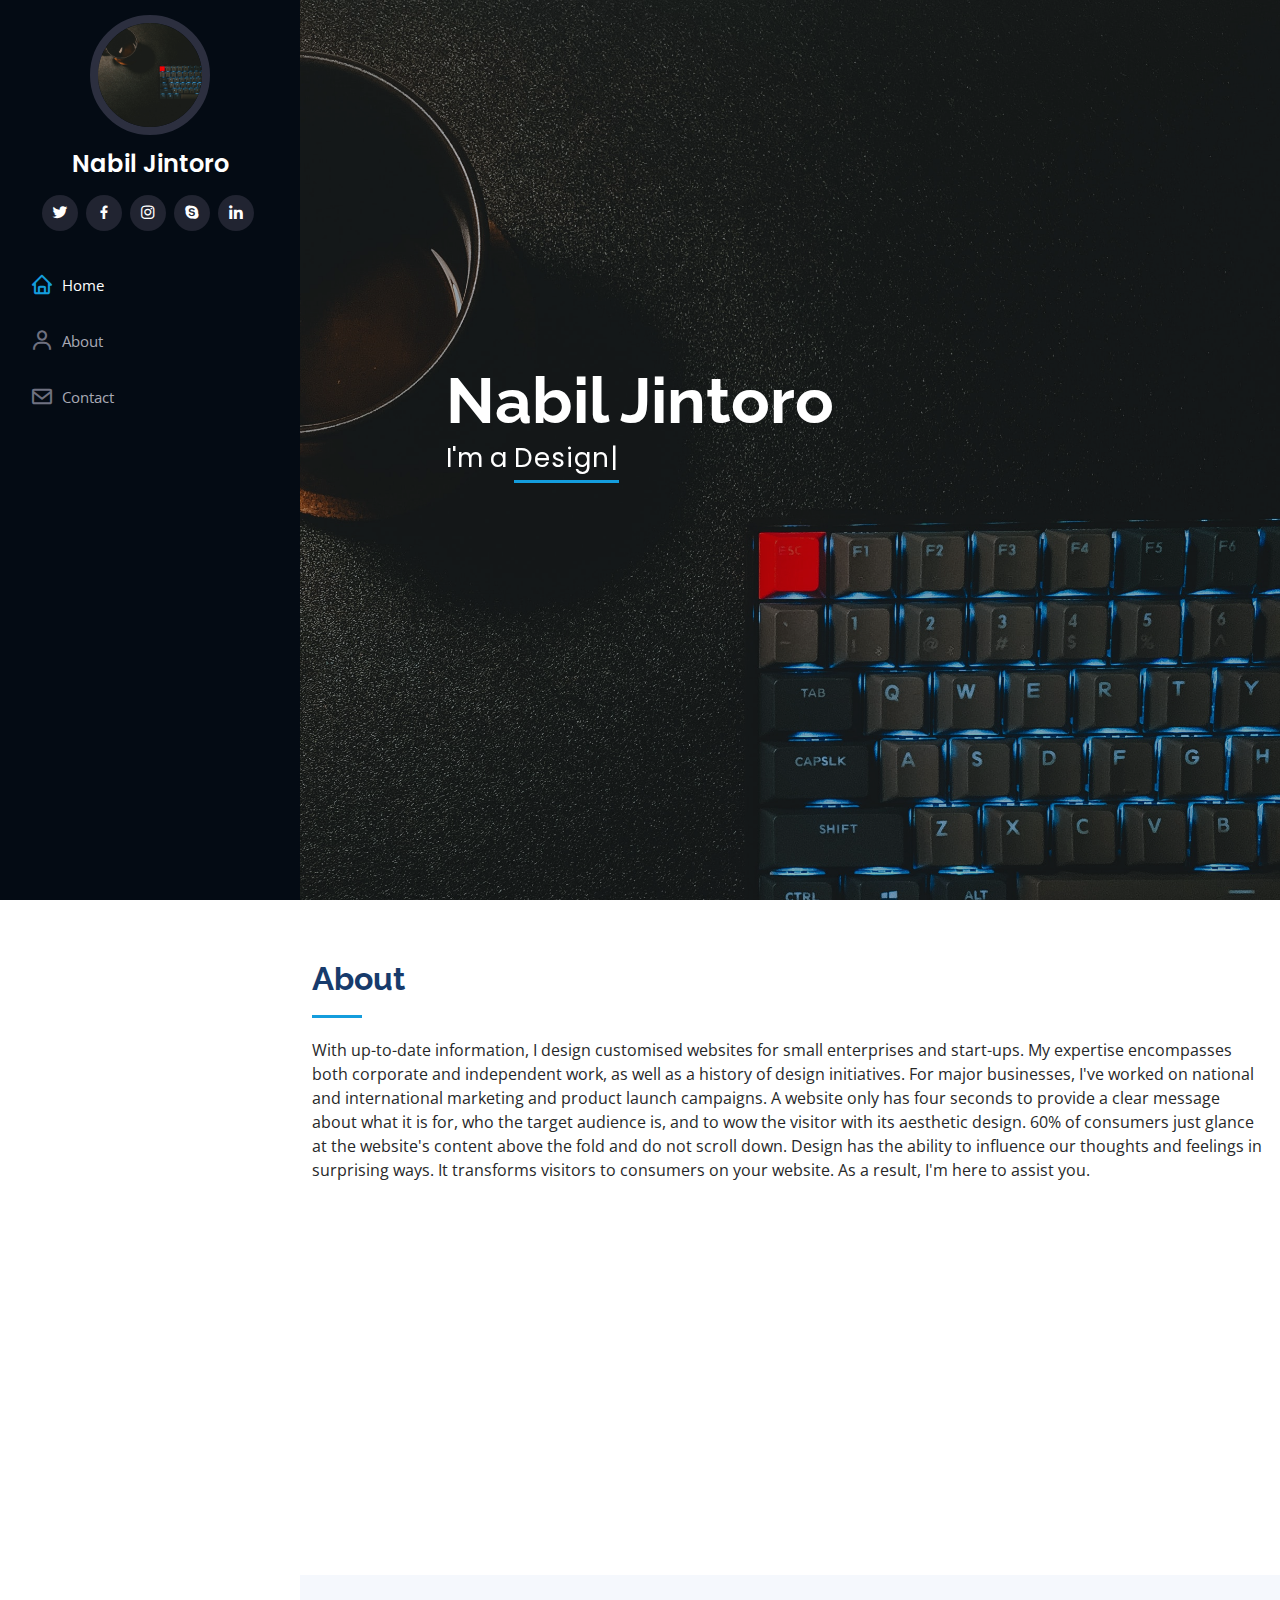
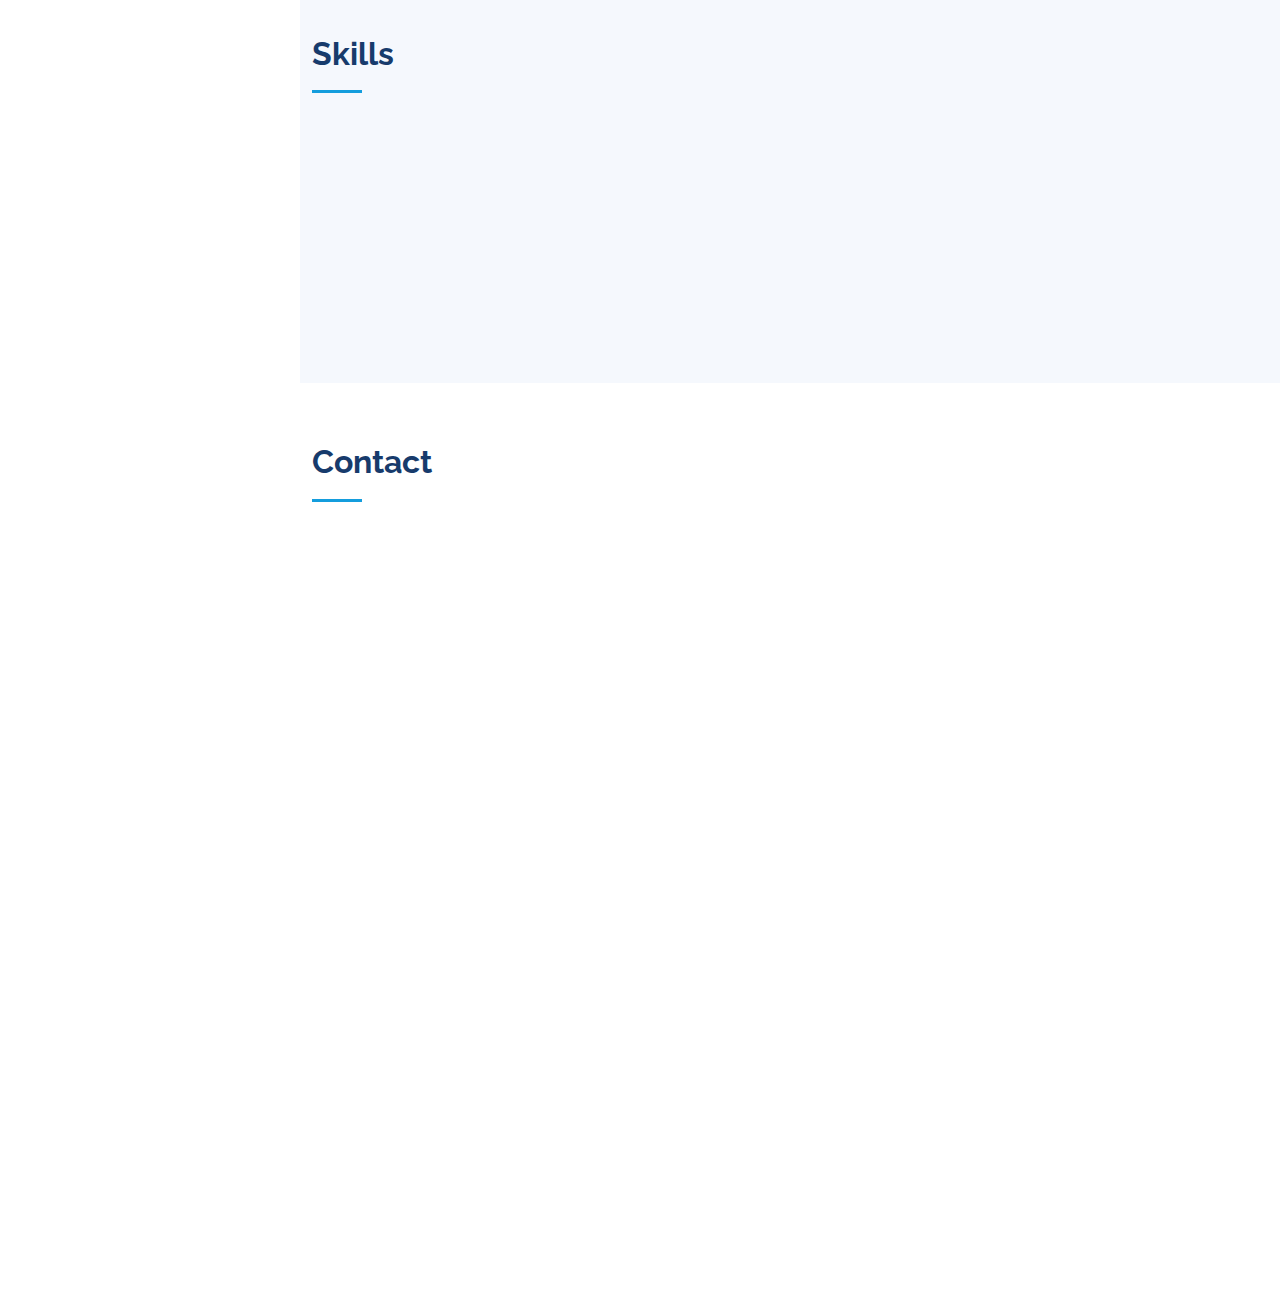
<file: index.html>
<!DOCTYPE html>
<html lang="en">

<head>
  <meta charset="utf-8">
  <meta content="width=device-width, initial-scale=1.0" name="viewport">

  <title>Nabil</title>
  <meta content="Nabil Jintoro" name="description">
  <meta content="" name="keywords">

  <link href="assets/img/favicon.png" rel="icon">
  <link href="assets/img/apple-touch-icon.png" rel="apple-touch-icon">

  <link
    href="https://fonts.googleapis.com/css?family=Open+Sans:300,300i,400,400i,600,600i,700,700i|Raleway:300,300i,400,400i,500,500i,600,600i,700,700i|Poppins:300,300i,400,400i,500,500i,600,600i,700,700i"
    rel="stylesheet">

  <link href="assets/vendor/aos/aos.css" rel="stylesheet">
  <link href="assets/vendor/bootstrap/css/bootstrap.min.css" rel="stylesheet">
  <link href="assets/vendor/bootstrap-icons/bootstrap-icons.css" rel="stylesheet">
  <link href="assets/vendor/boxicons/css/boxicons.min.css" rel="stylesheet">
  <link href="assets/vendor/glightbox/css/glightbox.min.css" rel="stylesheet">
  <link href="assets/vendor/swiper/swiper-bundle.min.css" rel="stylesheet">

  <link href="assets/css/style.css" rel="stylesheet">
</head>

<body>

  <i class="bi bi-list mobile-nav-toggle d-xl-none"></i>

  <header id="header">
    <div class="d-flex flex-column">

      <div class="profile">
        <img src="assets/img/nubelson-fernandes--Xqckh_XVU4-unsplash.jpg" alt="" class="img-fluid rounded-circle">
        <h1 class="text-light"><a href="index.html">Nabil Jintoro</a></h1>
        <div class="social-links mt-3 text-center">
          <a href="https://twitter.com/2jint?s=09" class="twitter"><i class="bx bxl-twitter"></i></a>
          <a href="https://facebook.com/nabil.jint.7" class="facebook"><i class="bx bxl-facebook"></i></a>
          <a href="https://instagram.com/skt123_/?hl=en" class="instagram"><i class="bx bxl-instagram"></i></a>
          <a href="#" class="google-plus"><i class="bx bxl-skype"></i></a>
          <a href="#" class="linkedin"><i class="bx bxl-linkedin"></i></a>
        </div>
      </div>

      <nav id="navbar" class="nav-menu navbar">
        <ul>
          <li><a href="#hero" class="nav-link scrollto active"><i class="bx bx-home"></i> <span>Home</span></a></li>
          <li><a href="#about" class="nav-link scrollto"><i class="bx bx-user"></i> <span>About</span></a></li>
          <li><a href="#contact" class="nav-link scrollto"><i class="bx bx-envelope"></i> <span>Contact</span></a></li>
        </ul>
      </nav>
    </div>
  </header>

  <section id="hero" class="d-flex flex-column justify-content-center align-items-center">
    <div class="hero-container" data-aos="fade-in">
      <h1>Nabil Jintoro</h1>
      <p>I'm a <span class="typed" data-typed-items="Designer, Developer, Freelancer"></span></p>
    </div>
  </section>

  <main id="main">

    <!-- ======= About Section ======= -->
    <section id="about" class="about">
      <div class="container">

        <div class="section-title">
          <h2>About</h2>
          <p>With up-to-date information, I design customised websites for small enterprises and start-ups.
            My expertise encompasses both corporate and independent work, as well as a history of design initiatives. For major businesses, I've worked on national and international marketing and product launch campaigns.
            
            A website only has four seconds to provide a clear message about what it is for, who the target audience is, and to wow the visitor with its aesthetic design.
            60% of consumers just glance at the website's content above the fold and do not scroll down.
            Design has the ability to influence our thoughts and feelings in surprising ways. It transforms visitors to consumers on your website. As a result, I'm here to assist you.</p>
        </div>

        <div class="row">
          <div class="col-lg-4" data-aos="fade-right">
            <img src="assets/img/nubelson-fernandes--Xqckh_XVU4-unsplash.jpg" class="img-fluid" alt="">
          </div>
          <div class="col-lg-8 pt-4 pt-lg-0 content" data-aos="fade-left">
            <h3>UI/UX Designer &amp; Web Developer.</h3>
            
            <div class="row">
              <div class="col-lg-6">
                <ul>
                  <li><i class="bi bi-chevron-right"></i> <strong>Birthday:</strong> <span>14 June 2002</span></li>
                  <li><i class="bi bi-chevron-right"></i> <strong>Website:</strong> <span>www.Jint.com</span></li>
                  <li><i class="bi bi-chevron-right"></i> <strong>Phone:</strong> <span>+234 802 507 9911</span></li>
                  <li><i class="bi bi-chevron-right"></i> <strong>City:</strong> <span>Lagos, NIGERIA</span></li>
                </ul>
              </div>
              <div class="col-lg-6">
                <ul>
                  <li><i class="bi bi-chevron-right"></i> <strong>Age:</strong> <span>19</span></li>
                  <li><i class="bi bi-chevron-right"></i> <strong>Degree:</strong> <span>BSC</span></li>
                  <li><i class="bi bi-chevron-right"></i> <strong>PhEmailone:</strong> <span>yusufjintoro@gmail.com</span>
                  </li>
                  <li><i class="bi bi-chevron-right"></i> <strong>Freelance:</strong> <span>Available</span></li>
                </ul>
              </div>
            </div>
           
          </div>
        </div>

      </div>
    </section>

    <section id="skills" class="skills section-bg">
      <div class="container">

        <div class="section-title">
          <h2>Skills</h2>
          
        </div>

        <div class="row skills-content">

          <div class="col-lg-6" data-aos="fade-up">

            <div class="progress">
              <span class="skill">HTML <i class="val">100%</i></span>
              <div class="progress-bar-wrap">
                <div class="progress-bar" role="progressbar" aria-valuenow="100" aria-valuemin="0" aria-valuemax="100">
                </div>
              </div>
            </div>

            <div class="progress">
              <span class="skill">CSS <i class="val">90%</i></span>
              <div class="progress-bar-wrap">
                <div class="progress-bar" role="progressbar" aria-valuenow="90" aria-valuemin="0" aria-valuemax="100">
                </div>
              </div>
            </div>

            <div class="progress">
              <span class="skill">JavaScript <i class="val">75%</i></span>
              <div class="progress-bar-wrap">
                <div class="progress-bar" role="progressbar" aria-valuenow="75" aria-valuemin="0" aria-valuemax="100">
                </div>
              </div>
            </div>

          </div>

          <div class="col-lg-6" data-aos="fade-up" data-aos-delay="100">

            <div class="progress">
              <span class="skill">PHP <i class="val">80%</i></span>
              <div class="progress-bar-wrap">
                <div class="progress-bar" role="progressbar" aria-valuenow="80" aria-valuemin="0" aria-valuemax="100">
                </div>
              </div>
            </div>

            <div class="progress">
              <span class="skill">WordPress/CMS <i class="val">90%</i></span>
              <div class="progress-bar-wrap">
                <div class="progress-bar" role="progressbar" aria-valuenow="90" aria-valuemin="0" aria-valuemax="100">
                </div>
              </div>
            </div>

            <div class="progress">
              <span class="skill">Photoshop <i class="val">55%</i></span>
              <div class="progress-bar-wrap">
                <div class="progress-bar" role="progressbar" aria-valuenow="55" aria-valuemin="0" aria-valuemax="100">
                </div>
              </div>
            </div>

          </div>

        </div>

      </div>
    </section>

   
    <section id="contact" class="contact">
      <div class="container">

        <div class="section-title">
          <h2>Contact</h2>
          
        </div>

        <div class="row" data-aos="fade-in">

          <div class="col-lg-5 d-flex align-items-stretch">
            <div class="info">
              <div class="address">
                <i class="bi bi-geo-alt"></i>
                <h4>Location:</h4>
                <p>Km. 8 Idiroko Rd, Benja village 112104, Ota</p>
              </div>

              <div class="email">
                <i class="bi bi-envelope"></i>
                <h4>Email:</h4>
                <p>yusufjintoro@gmail.com</p>
              </div>

              <div class="phone">
                <i class="bi bi-phone"></i>
                <h4>Call:</h4>
                <p>+234 802 507 9911</p>
              </div>

              <iframe
                src="https://www.google.com/search?q=bells+university+location&rlz=1C1PNFB_enNG957NG957&sxsrf=AOaemvIjFzsGp3f3aLxFlTOj21E0K1X5Qg%3A1641815783856&ei=5x7cYYvIM9mJjLsPs-yu4As&oq=bell%27s+location&gs_lcp=Cgdnd3Mtd2l6EAEYADIKCAAQRxCwAxDJAzIHCAAQRxCwAzIHCAAQRxCwAzIHCAAQRxCwAzIHCAAQRxCwAzIHCAAQRxCwAzIHCAAQRxCwAzIHCAAQRxCwA0oECEEYAEoECEYYAFAAWABgyBRoA3ACeACAAQCIAQCSAQCYAQDIAQjAAQE&sclient=gws-wiz#"
                frameborder="0" style="border:0; width: 100%; height: 290px;" allowfullscreen></iframe>
            </div>

          </div>

          <div class="col-lg-7 mt-5 mt-lg-0 d-flex align-items-stretch">
            <form action="forms/contact.php" method="post" role="form" class="php-email-form">
              <div class="row">
                <div class="form-group col-md-6">
                  <label for="name">Your Name</label>
                  <input type="text" name="name" class="form-control" id="name" required>
                </div>
                <div class="form-group col-md-6">
                  <label for="name">Your Email</label>
                  <input type="email" class="form-control" name="email" id="email" required>
                </div>
              </div>
              <div class="form-group">
                <label for="name">Subject</label>
                <input type="text" class="form-control" name="subject" id="subject" required>
              </div>
              <div class="form-group">
                <label for="name">Message</label>
                <textarea class="form-control" name="message" rows="10" required></textarea>
              </div>
              <div class="my-3">
                <div class="loading">Loading</div>
                <div class="error-message"></div>
                <div class="sent-message">Your message has been sent. Thank you!</div>
              </div>
              <div class="text-center"><button type="submit">Send Message</button></div>
            </form>
          </div>

        </div>

      </div>
    </section>

  </main>

  <a href="#" class="back-to-top d-flex align-items-center justify-content-center"><i
      class="bi bi-arrow-up-short"></i></a>

  <script src="assets/vendor/purecounter/purecounter.js"></script>
  <script src="assets/vendor/aos/aos.js"></script>
  <script src="assets/vendor/bootstrap/js/bootstrap.bundle.min.js"></script>
  <script src="assets/vendor/glightbox/js/glightbox.min.js"></script>
  <script src="assets/vendor/isotope-layout/isotope.pkgd.min.js"></script>
  <script src="assets/vendor/swiper/swiper-bundle.min.js"></script>
  <script src="assets/vendor/typed.js/typed.min.js"></script>
  <script src="assets/vendor/waypoints/noframework.waypoints.js"></script>

  <script src="assets/js/main.js"></script>

</body>

</html>
</file>
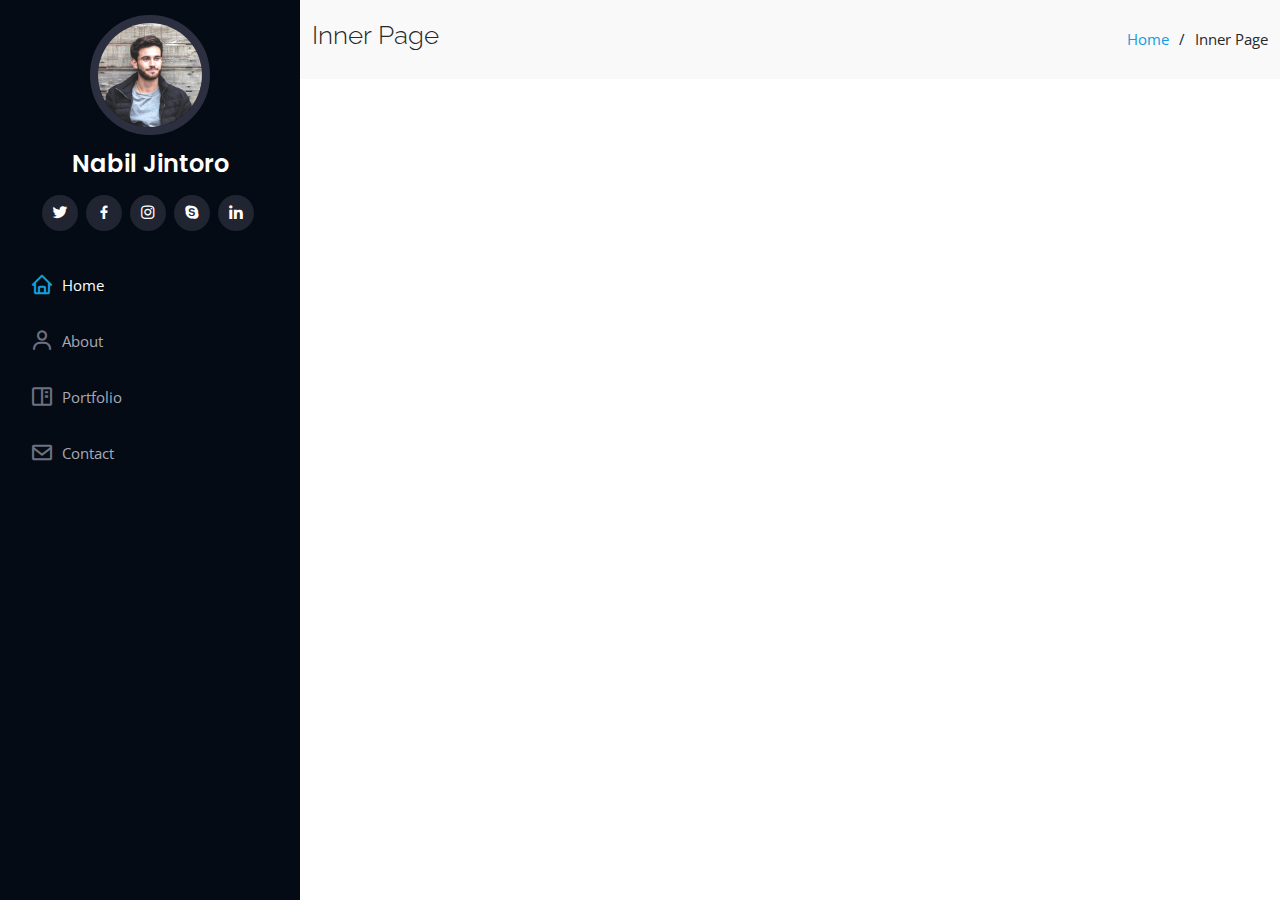
<file: inner-page.html>
<!DOCTYPE html>
<html lang="en">

<head>
  <meta charset="utf-8">
  <meta content="width=device-width, initial-scale=1.0" name="viewport">

  <title>Nabil</title>
  <meta content="" name="description">
  <meta content="" name="keywords">

  <link href="assets/img/favicon.png" rel="icon">
  <link href="assets/img/apple-touch-icon.png" rel="apple-touch-icon">

  <link href="https://fonts.googleapis.com/css?family=Open+Sans:300,300i,400,400i,600,600i,700,700i|Raleway:300,300i,400,400i,500,500i,600,600i,700,700i|Poppins:300,300i,400,400i,500,500i,600,600i,700,700i" rel="stylesheet">

  <link href="assets/vendor/aos/aos.css" rel="stylesheet">
  <link href="assets/vendor/bootstrap/css/bootstrap.min.css" rel="stylesheet">
  <link href="assets/vendor/bootstrap-icons/bootstrap-icons.css" rel="stylesheet">
  <link href="assets/vendor/boxicons/css/boxicons.min.css" rel="stylesheet">
  <link href="assets/vendor/glightbox/css/glightbox.min.css" rel="stylesheet">
  <link href="assets/vendor/swiper/swiper-bundle.min.css" rel="stylesheet">

  <link href="assets/css/style.css" rel="stylesheet">
</head>

<body>

  <i class="bi bi-list mobile-nav-toggle d-xl-none"></i>

  <header id="header">
    <div class="d-flex flex-column">

      <div class="profile">
        <img src="assets/img/profile-img.jpg" alt="" class="img-fluid rounded-circle">
        <h1 class="text-light"><a href="index.html">Nabil Jintoro</a></h1>
        <div class="social-links mt-3 text-center">
          <a href="#" class="twitter"><i class="bx bxl-twitter"></i></a>
          <a href="#" class="facebook"><i class="bx bxl-facebook"></i></a>
          <a href="#" class="instagram"><i class="bx bxl-instagram"></i></a>
          <a href="#" class="google-plus"><i class="bx bxl-skype"></i></a>
          <a href="#" class="linkedin"><i class="bx bxl-linkedin"></i></a>
        </div>
      </div>

      <nav id="navbar" class="nav-menu navbar">
        <ul>
          <li><a href="#hero" class="nav-link scrollto active"><i class="bx bx-home"></i> <span>Home</span></a></li>
          <li><a href="#about" class="nav-link scrollto"><i class="bx bx-user"></i> <span>About</span></a></li>
          <li><a href="#portfolio" class="nav-link scrollto"><i class="bx bx-book-content"></i> <span>Portfolio</span></a></li>
          <li><a href="#contact" class="nav-link scrollto"><i class="bx bx-envelope"></i> <span>Contact</span></a></li>
        </ul>
      </nav>
    </div>
  </header>

  <main id="main">

    <!-- ======= Breadcrumbs ======= -->
    <section class="breadcrumbs">
      <div class="container">

        <div class="d-flex justify-content-between align-items-center">
          <h2>Inner Page</h2>
          <ol>
            <li><a href="index.html">Home</a></li>
            <li>Inner Page</li>
          </ol>
        </div>

      </div>
    </section>

  </main>

  <a href="#" class="back-to-top d-flex align-items-center justify-content-center"><i class="bi bi-arrow-up-short"></i></a>

  <script src="assets/vendor/purecounter/purecounter.js"></script>
  <script src="assets/vendor/aos/aos.js"></script>
  <script src="assets/vendor/bootstrap/js/bootstrap.bundle.min.js"></script>
  <script src="assets/vendor/glightbox/js/glightbox.min.js"></script>
  <script src="assets/vendor/isotope-layout/isotope.pkgd.min.js"></script>
  <script src="assets/vendor/swiper/swiper-bundle.min.js"></script>
  <script src="assets/vendor/typed.js/typed.min.js"></script>
  <script src="assets/vendor/waypoints/noframework.waypoints.js"></script>

  <script src="assets/js/main.js"></script>

</body>

</html>
</file>
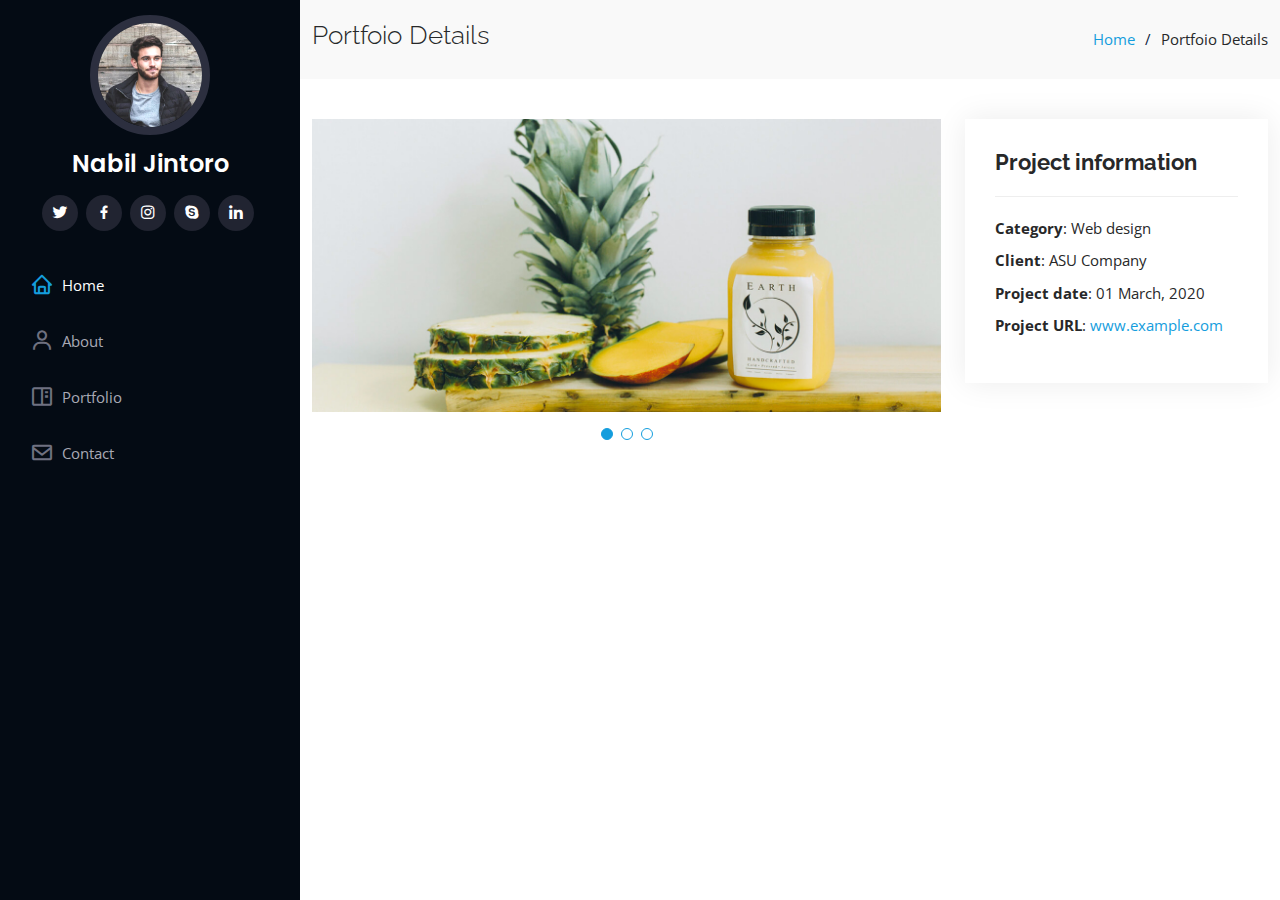
<file: portfolio-details.html>
<!DOCTYPE html>
<html lang="en">

<head>
  <meta charset="utf-8">
  <meta content="width=device-width, initial-scale=1.0" name="viewport">

  <title>Nabil</title>
  <meta content="" name="description">
  <meta content="" name="keywords">

  <link href="assets/img/favicon.png" rel="icon">
  <link href="assets/img/apple-touch-icon.png" rel="apple-touch-icon">

  <link href="https://fonts.googleapis.com/css?family=Open+Sans:300,300i,400,400i,600,600i,700,700i|Raleway:300,300i,400,400i,500,500i,600,600i,700,700i|Poppins:300,300i,400,400i,500,500i,600,600i,700,700i" rel="stylesheet">

  <link href="assets/vendor/aos/aos.css" rel="stylesheet">
  <link href="assets/vendor/bootstrap/css/bootstrap.min.css" rel="stylesheet">
  <link href="assets/vendor/bootstrap-icons/bootstrap-icons.css" rel="stylesheet">
  <link href="assets/vendor/boxicons/css/boxicons.min.css" rel="stylesheet">
  <link href="assets/vendor/glightbox/css/glightbox.min.css" rel="stylesheet">
  <link href="assets/vendor/swiper/swiper-bundle.min.css" rel="stylesheet">

  <link href="assets/css/style.css" rel="stylesheet">

</head>

<body>

  <i class="bi bi-list mobile-nav-toggle d-xl-none"></i>

  <header id="header">
    <div class="d-flex flex-column">

      <div class="profile">
        <img src="assets/img/profile-img.jpg" alt="" class="img-fluid rounded-circle">
        <h1 class="text-light"><a href="index.html">Nabil Jintoro</a></h1>
        <div class="social-links mt-3 text-center">
          <a href="#" class="twitter"><i class="bx bxl-twitter"></i></a>
          <a href="#" class="facebook"><i class="bx bxl-facebook"></i></a>
          <a href="#" class="instagram"><i class="bx bxl-instagram"></i></a>
          <a href="#" class="google-plus"><i class="bx bxl-skype"></i></a>
          <a href="#" class="linkedin"><i class="bx bxl-linkedin"></i></a>
        </div>
      </div>

      <nav id="navbar" class="nav-menu navbar">
        <ul>
          <li><a href="#hero" class="nav-link scrollto active"><i class="bx bx-home"></i> <span>Home</span></a></li>
          <li><a href="#about" class="nav-link scrollto"><i class="bx bx-user"></i> <span>About</span></a></li>
          <li><a href="#portfolio" class="nav-link scrollto"><i class="bx bx-book-content"></i> <span>Portfolio</span></a></li>
          <li><a href="#contact" class="nav-link scrollto"><i class="bx bx-envelope"></i> <span>Contact</span></a></li>
        </ul>
      </nav>
    </div>
  </header>

  <main id="main">

    <section id="breadcrumbs" class="breadcrumbs">
      <div class="container">

        <div class="d-flex justify-content-between align-items-center">
          <h2>Portfoio Details</h2>
          <ol>
            <li><a href="index.html">Home</a></li>
            <li>Portfoio Details</li>
          </ol>
        </div>

      </div>
    </section>

    <section id="portfolio-details" class="portfolio-details">
      <div class="container">

        <div class="row gy-4">

          <div class="col-lg-8">
            <div class="portfolio-details-slider swiper">
              <div class="swiper-wrapper align-items-center">

                <div class="swiper-slide">
                  <img src="assets/img/portfolio/portfolio-details-1.jpg" alt="">
                </div>

                <div class="swiper-slide">
                  <img src="assets/img/portfolio/portfolio-details-2.jpg" alt="">
                </div>

                <div class="swiper-slide">
                  <img src="assets/img/portfolio/portfolio-details-3.jpg" alt="">
                </div>

              </div>
              <div class="swiper-pagination"></div>
            </div>
          </div>

          <div class="col-lg-4">
            <div class="portfolio-info">
              <h3>Project information</h3>
              <ul>
                <li><strong>Category</strong>: Web design</li>
                <li><strong>Client</strong>: ASU Company</li>
                <li><strong>Project date</strong>: 01 March, 2020</li>
                <li><strong>Project URL</strong>: <a href="#">www.example.com</a></li>
              </ul>
            </div>
          </div>

        </div>

      </div>
    </section>

  </main>

  <a href="#" class="back-to-top d-flex align-items-center justify-content-center"><i class="bi bi-arrow-up-short"></i></a>

  <script src="assets/vendor/purecounter/purecounter.js"></script>
  <script src="assets/vendor/aos/aos.js"></script>
  <script src="assets/vendor/bootstrap/js/bootstrap.bundle.min.js"></script>
  <script src="assets/vendor/glightbox/js/glightbox.min.js"></script>
  <script src="assets/vendor/isotope-layout/isotope.pkgd.min.js"></script>
  <script src="assets/vendor/swiper/swiper-bundle.min.js"></script>
  <script src="assets/vendor/typed.js/typed.min.js"></script>
  <script src="assets/vendor/waypoints/noframework.waypoints.js"></script>
  <script src="assets/js/main.js"></script>
</body>
</html>
</file>
<file: assets/css/style.css>
/*--------------------------------------------------------------
# General
--------------------------------------------------------------*/
body {
  font-family: "Open Sans", sans-serif;
  color: #272829;
}

a {
  color: #149ddd;
  text-decoration: none;
}

a:hover {
  color: #37b3ed;
  text-decoration: none;
}

h1, h2, h3, h4, h5, h6 {
  font-family: "Raleway", sans-serif;
}

/*--------------------------------------------------------------
# Back to top button
--------------------------------------------------------------*/
.back-to-top {
  position: fixed;
  visibility: hidden;
  opacity: 0;
  right: 15px;
  bottom: 15px;
  z-index: 996;
  background: #149ddd;
  width: 40px;
  height: 40px;
  border-radius: 50px;
  transition: all 0.4s;
}
.back-to-top i {
  font-size: 28px;
  color: #fff;
  line-height: 0;
}
.back-to-top:hover {
  background: #2eafec;
  color: #fff;
}
.back-to-top.active {
  visibility: visible;
  opacity: 1;
}

/*--------------------------------------------------------------
# Header
--------------------------------------------------------------*/
#header {
  position: fixed;
  top: 0;
  left: 0;
  bottom: 0;
  width: 300px;
  transition: all ease-in-out 0.5s;
  z-index: 9997;
  transition: all 0.5s;
  padding: 0 15px;
  background: #040b14;
  overflow-y: auto;
}
#header .profile img {
  margin: 15px auto;
  display: block;
  width: 120px;
  border: 8px solid #2c2f3f;
}
#header .profile h1 {
  font-size: 24px;
  margin: 0;
  padding: 0;
  font-weight: 600;
  -moz-text-align-last: center;
  text-align-last: center;
  font-family: "Poppins", sans-serif;
}
#header .profile h1 a, #header .profile h1 a:hover {
  color: #fff;
  text-decoration: none;
}
#header .profile .social-links a {
  font-size: 18px;
  display: inline-block;
  background: #212431;
  color: #fff;
  line-height: 1;
  padding: 8px 0;
  margin-right: 4px;
  border-radius: 50%;
  text-align: center;
  width: 36px;
  height: 36px;
  transition: 0.3s;
}
#header .profile .social-links a:hover {
  background: #149ddd;
  color: #fff;
  text-decoration: none;
}

#main {
  margin-left: 300px;
}

@media (max-width: 1199px) {
  #header {
    left: -300px;
  }

  #main {
    margin-left: 0;
  }
}
/*--------------------------------------------------------------
# Navigation Menu
--------------------------------------------------------------*/
/* Desktop Navigation */
.nav-menu {
  padding: 30px 0 0 0;
}
.nav-menu * {
  margin: 0;
  padding: 0;
  list-style: none;
}
.nav-menu > ul > li {
  position: relative;
  white-space: nowrap;
}
.nav-menu a, .nav-menu a:focus {
  display: flex;
  align-items: center;
  color: #a8a9b4;
  padding: 12px 15px;
  margin-bottom: 8px;
  transition: 0.3s;
  font-size: 15px;
}
.nav-menu a i, .nav-menu a:focus i {
  font-size: 24px;
  padding-right: 8px;
  color: #6f7180;
}
.nav-menu a:hover, .nav-menu .active, .nav-menu .active:focus, .nav-menu li:hover > a {
  text-decoration: none;
  color: #fff;
}
.nav-menu a:hover i, .nav-menu .active i, .nav-menu .active:focus i, .nav-menu li:hover > a i {
  color: #149ddd;
}

/* Mobile Navigation */
.mobile-nav-toggle {
  position: fixed;
  right: 15px;
  top: 15px;
  z-index: 9998;
  border: 0;
  font-size: 24px;
  transition: all 0.4s;
  outline: none !important;
  background-color: #149ddd;
  color: #fff;
  width: 40px;
  height: 40px;
  display: inline-flex;
  align-items: center;
  justify-content: center;
  line-height: 0;
  border-radius: 50px;
  cursor: pointer;
}

.mobile-nav-active {
  overflow: hidden;
}
.mobile-nav-active #header {
  left: 0;
}

/*--------------------------------------------------------------
# Hero Section
--------------------------------------------------------------*/
#hero {
  width: 100%;
  height: 100vh;
  background: url("../img/nubelson-fernandes--Xqckh_XVU4-unsplash.jpg") top center;
  background-size: cover;
}
#hero:before {
  content: "";
  background: rgba(5, 13, 24, 0.3);
  position: absolute;
  bottom: 0;
  top: 0;
  left: 0;
  right: 0;
  z-index: 1;
}
#hero .hero-container {
  position: relative;
  z-index: 2;
  min-width: 300px;
}
#hero h1 {
  margin: 0 0 10px 0;
  font-size: 64px;
  font-weight: 700;
  line-height: 56px;
  color: #fff;
}
#hero p {
  color: #fff;
  margin-bottom: 50px;
  font-size: 26px;
  font-family: "Poppins", sans-serif;
}
#hero p span {
  color: #fff;
  padding-bottom: 4px;
  letter-spacing: 1px;
  border-bottom: 3px solid #149ddd;
}
@media (min-width: 1024px) {
  #hero {
    background-attachment: fixed;
  }
}
@media (max-width: 768px) {
  #hero h1 {
    font-size: 28px;
    line-height: 36px;
  }
  #hero h2 {
    font-size: 18px;
    line-height: 24px;
    margin-bottom: 30px;
  }
}

/*--------------------------------------------------------------
# Sections General
--------------------------------------------------------------*/
section {
  padding: 60px 0;
  overflow: hidden;
}

.section-bg {
  background: #f5f8fd;
}

.section-title {
  padding-bottom: 30px;
}
.section-title h2 {
  font-size: 32px;
  font-weight: bold;
  margin-bottom: 20px;
  padding-bottom: 20px;
  position: relative;
  color: #173b6c;
}
.section-title h2::after {
  content: "";
  position: absolute;
  display: block;
  width: 50px;
  height: 3px;
  background: #149ddd;
  bottom: 0;
  left: 0;
}
.section-title p {
  margin-bottom: 0;
}

/*--------------------------------------------------------------
# About
--------------------------------------------------------------*/
.about .content h3 {
  font-weight: 700;
  font-size: 26px;
  color: #173b6c;
}
.about .content ul {
  list-style: none;
  padding: 0;
}
.about .content ul li {
  margin-bottom: 20px;
  display: flex;
  align-items: center;
}
.about .content ul strong {
  margin-right: 10px;
}
.about .content ul i {
  font-size: 16px;
  margin-right: 5px;
  color: #149ddd;
  line-height: 0;
}
.about .content p:last-child {
  margin-bottom: 0;
}

/*--------------------------------------------------------------
# Facts
--------------------------------------------------------------*/
.facts {
  padding-bottom: 30px;
}
.facts .count-box {
  padding: 30px;
  width: 100%;
}
.facts .count-box i {
  display: block;
  font-size: 44px;
  color: #149ddd;
  float: left;
  line-height: 0;
}
.facts .count-box span {
  font-size: 48px;
  line-height: 40px;
  display: block;
  font-weight: 700;
  color: #050d18;
  margin-left: 60px;
}
.facts .count-box p {
  padding: 15px 0 0 0;
  margin: 0 0 0 60px;
  font-family: "Raleway", sans-serif;
  font-size: 14px;
  color: #122f57;
}
.facts .count-box a {
  font-weight: 600;
  display: block;
  margin-top: 20px;
  color: #122f57;
  font-size: 15px;
  font-family: "Poppins", sans-serif;
  transition: ease-in-out 0.3s;
}
.facts .count-box a:hover {
  color: #1f5297;
}

/*--------------------------------------------------------------
# Akills
--------------------------------------------------------------*/
.skills .progress {
  height: 60px;
  display: block;
  background: none;
  border-radius: 0;
}
.skills .progress .skill {
  padding: 0;
  margin: 0 0 6px 0;
  text-transform: uppercase;
  display: block;
  font-weight: 600;
  font-family: "Poppins", sans-serif;
  color: #050d18;
}
.skills .progress .skill .val {
  float: right;
  font-style: normal;
}
.skills .progress-bar-wrap {
  background: #dce8f8;
  height: 10px;
}
.skills .progress-bar {
  width: 1px;
  height: 10px;
  transition: 0.9s;
  background-color: #149ddd;
}

/*--------------------------------------------------------------
# Resume
--------------------------------------------------------------*/
.resume .resume-title {
  font-size: 26px;
  font-weight: 700;
  margin-top: 20px;
  margin-bottom: 20px;
  color: #050d18;
}
.resume .resume-item {
  padding: 0 0 20px 20px;
  margin-top: -2px;
  border-left: 2px solid #1f5297;
  position: relative;
}
.resume .resume-item h4 {
  line-height: 18px;
  font-size: 18px;
  font-weight: 600;
  text-transform: uppercase;
  font-family: "Poppins", sans-serif;
  color: #050d18;
  margin-bottom: 10px;
}
.resume .resume-item h5 {
  font-size: 16px;
  background: #e4edf9;
  padding: 5px 15px;
  display: inline-block;
  font-weight: 600;
  margin-bottom: 10px;
}
.resume .resume-item ul {
  padding-left: 20px;
}
.resume .resume-item ul li {
  padding-bottom: 10px;
}
.resume .resume-item:last-child {
  padding-bottom: 0;
}
.resume .resume-item::before {
  content: "";
  position: absolute;
  width: 16px;
  height: 16px;
  border-radius: 50px;
  left: -9px;
  top: 0;
  background: #fff;
  border: 2px solid #1f5297;
}

/*--------------------------------------------------------------
# Portfolio
--------------------------------------------------------------*/
.portfolio .portfolio-item {
  margin-bottom: 30px;
}
.portfolio #portfolio-flters {
  padding: 0;
  margin: 0 auto 35px auto;
  list-style: none;
  text-align: center;
  background: #fff;
  border-radius: 50px;
  padding: 2px 15px;
}
.portfolio #portfolio-flters li {
  cursor: pointer;
  display: inline-block;
  padding: 10px 15px 8px 15px;
  font-size: 14px;
  font-weight: 600;
  line-height: 1;
  text-transform: uppercase;
  color: #272829;
  margin-bottom: 5px;
  transition: all 0.3s ease-in-out;
}
.portfolio #portfolio-flters li:hover, .portfolio #portfolio-flters li.filter-active {
  color: #149ddd;
}
.portfolio #portfolio-flters li:last-child {
  margin-right: 0;
}
.portfolio .portfolio-wrap {
  transition: 0.3s;
  position: relative;
  overflow: hidden;
  z-index: 1;
}
.portfolio .portfolio-wrap::before {
  content: "";
  background: rgba(255, 255, 255, 0.5);
  position: absolute;
  left: 0;
  right: 0;
  top: 0;
  bottom: 0;
  transition: all ease-in-out 0.3s;
  z-index: 2;
  opacity: 0;
}
.portfolio .portfolio-wrap .portfolio-links {
  opacity: 1;
  left: 0;
  right: 0;
  bottom: -60px;
  z-index: 3;
  position: absolute;
  transition: all ease-in-out 0.3s;
  display: flex;
  justify-content: center;
}
.portfolio .portfolio-wrap .portfolio-links a {
  color: #fff;
  font-size: 28px;
  text-align: center;
  background: rgba(20, 157, 221, 0.75);
  transition: 0.3s;
  width: 50%;
}
.portfolio .portfolio-wrap .portfolio-links a:hover {
  background: rgba(20, 157, 221, 0.95);
}
.portfolio .portfolio-wrap .portfolio-links a + a {
  border-left: 1px solid #37b3ed;
}
.portfolio .portfolio-wrap:hover::before {
  top: 0;
  left: 0;
  right: 0;
  bottom: 0;
  opacity: 1;
}
.portfolio .portfolio-wrap:hover .portfolio-links {
  opacity: 1;
  bottom: 0;
}

/*--------------------------------------------------------------
# Portfolio Details
--------------------------------------------------------------*/
.portfolio-details {
  padding-top: 40px;
}
.portfolio-details .portfolio-details-slider img {
  width: 100%;
}
.portfolio-details .portfolio-details-slider .swiper-pagination {
  margin-top: 20px;
  position: relative;
}
.portfolio-details .portfolio-details-slider .swiper-pagination .swiper-pagination-bullet {
  width: 12px;
  height: 12px;
  background-color: #fff;
  opacity: 1;
  border: 1px solid #149ddd;
}
.portfolio-details .portfolio-details-slider .swiper-pagination .swiper-pagination-bullet-active {
  background-color: #149ddd;
}
.portfolio-details .portfolio-info {
  padding: 30px;
  box-shadow: 0px 0 30px rgba(5, 13, 24, 0.08);
}
.portfolio-details .portfolio-info h3 {
  font-size: 22px;
  font-weight: 700;
  margin-bottom: 20px;
  padding-bottom: 20px;
  border-bottom: 1px solid #eee;
}
.portfolio-details .portfolio-info ul {
  list-style: none;
  padding: 0;
  font-size: 15px;
}
.portfolio-details .portfolio-info ul li + li {
  margin-top: 10px;
}
.portfolio-details .portfolio-description {
  padding-top: 30px;
}
.portfolio-details .portfolio-description h2 {
  font-size: 26px;
  font-weight: 700;
  margin-bottom: 20px;
}
.portfolio-details .portfolio-description p {
  padding: 0;
}

/*--------------------------------------------------------------
# Services
--------------------------------------------------------------*/
.services .icon-box {
  margin-bottom: 20px;
}
.services .icon {
  float: left;
  display: flex;
  align-items: center;
  justify-content: center;
  width: 54px;
  height: 54px;
  background: #149ddd;
  border-radius: 50%;
  transition: 0.5s;
  border: 1px solid #149ddd;
}
.services .icon i {
  color: #fff;
  font-size: 24px;
  line-height: 0;
}
.services .icon-box:hover .icon {
  background: #fff;
}
.services .icon-box:hover .icon i {
  color: #149ddd;
}
.services .title {
  margin-left: 80px;
  font-weight: 700;
  margin-bottom: 15px;
  font-size: 18px;
}
.services .title a {
  color: #343a40;
}
.services .title a:hover {
  color: #149ddd;
}
.services .description {
  margin-left: 80px;
  line-height: 24px;
  font-size: 14px;
}

/*--------------------------------------------------------------
# Testimonials
--------------------------------------------------------------*/
.testimonials .testimonials-carousel, .testimonials .testimonials-slider {
  overflow: hidden;
}
.testimonials .testimonial-item {
  box-sizing: content-box;
  text-align: center;
  min-height: 320px;
}
.testimonials .testimonial-item .testimonial-img {
  width: 90px;
  border-radius: 50%;
  margin: 0 auto;
}
.testimonials .testimonial-item h3 {
  font-size: 18px;
  font-weight: bold;
  margin: 10px 0 5px 0;
  color: #111;
}
.testimonials .testimonial-item h4 {
  font-size: 14px;
  color: #999;
  margin: 0;
}
.testimonials .testimonial-item .quote-icon-left, .testimonials .testimonial-item .quote-icon-right {
  color: #c3e8fa;
  font-size: 26px;
}
.testimonials .testimonial-item .quote-icon-left {
  display: inline-block;
  left: -5px;
  position: relative;
}
.testimonials .testimonial-item .quote-icon-right {
  display: inline-block;
  right: -5px;
  position: relative;
  top: 10px;
}
.testimonials .testimonial-item p {
  font-style: italic;
  margin: 0 15px 15px 15px;
  padding: 20px;
  background: #fff;
  position: relative;
  margin-bottom: 35px;
  border-radius: 6px;
  box-shadow: 0px 2px 15px rgba(0, 0, 0, 0.1);
}
.testimonials .testimonial-item p::after {
  content: "";
  width: 0;
  height: 0;
  border-top: 20px solid #fff;
  border-right: 20px solid transparent;
  border-left: 20px solid transparent;
  position: absolute;
  bottom: -20px;
  left: calc(50% - 20px);
}
.testimonials .swiper-pagination {
  margin-top: 20px;
  position: relative;
}
.testimonials .swiper-pagination .swiper-pagination-bullet {
  width: 12px;
  height: 12px;
  background-color: #fff;
  opacity: 1;
  border: 1px solid #149ddd;
}
.testimonials .swiper-pagination .swiper-pagination-bullet-active {
  background-color: #149ddd;
}

/*--------------------------------------------------------------
# Contact
--------------------------------------------------------------*/
.contact {
  padding-bottom: 130px;
}
.contact .info {
  padding: 30px;
  background: #fff;
  width: 100%;
  box-shadow: 0 0 24px 0 rgba(0, 0, 0, 0.12);
}
.contact .info i {
  font-size: 20px;
  color: #149ddd;
  float: left;
  width: 44px;
  height: 44px;
  background: #dff3fc;
  display: flex;
  justify-content: center;
  align-items: center;
  border-radius: 50px;
  transition: all 0.3s ease-in-out;
}
.contact .info h4 {
  padding: 0 0 0 60px;
  font-size: 22px;
  font-weight: 600;
  margin-bottom: 5px;
  color: #050d18;
}
.contact .info p {
  padding: 0 0 10px 60px;
  margin-bottom: 20px;
  font-size: 14px;
  color: #173b6c;
}
.contact .info .email p {
  padding-top: 5px;
}
.contact .info .social-links {
  padding-left: 60px;
}
.contact .info .social-links a {
  font-size: 18px;
  display: inline-block;
  background: #333;
  color: #fff;
  line-height: 1;
  padding: 8px 0;
  border-radius: 50%;
  text-align: center;
  width: 36px;
  height: 36px;
  transition: 0.3s;
  margin-right: 10px;
}
.contact .info .social-links a:hover {
  background: #149ddd;
  color: #fff;
}
.contact .info .email:hover i, .contact .info .address:hover i, .contact .info .phone:hover i {
  background: #149ddd;
  color: #fff;
}
.contact .php-email-form {
  width: 100%;
  padding: 30px;
  background: #fff;
  box-shadow: 0 0 24px 0 rgba(0, 0, 0, 0.12);
}
.contact .php-email-form .form-group {
  padding-bottom: 8px;
}
.contact .php-email-form .validate {
  display: none;
  color: red;
  margin: 0 0 15px 0;
  font-weight: 400;
  font-size: 13px;
}
.contact .php-email-form .error-message {
  display: none;
  color: #fff;
  background: #ed3c0d;
  text-align: left;
  padding: 15px;
  font-weight: 600;
}
.contact .php-email-form .error-message br + br {
  margin-top: 25px;
}
.contact .php-email-form .sent-message {
  display: none;
  color: #fff;
  background: #18d26e;
  text-align: center;
  padding: 15px;
  font-weight: 600;
}
.contact .php-email-form .loading {
  display: none;
  background: #fff;
  text-align: center;
  padding: 15px;
}
.contact .php-email-form .loading:before {
  content: "";
  display: inline-block;
  border-radius: 50%;
  width: 24px;
  height: 24px;
  margin: 0 10px -6px 0;
  border: 3px solid #18d26e;
  border-top-color: #eee;
  -webkit-animation: animate-loading 1s linear infinite;
  animation: animate-loading 1s linear infinite;
}
.contact .php-email-form .form-group {
  margin-bottom: 15px;
}
.contact .php-email-form label {
  padding-bottom: 8px;
}
.contact .php-email-form input, .contact .php-email-form textarea {
  border-radius: 0;
  box-shadow: none;
  font-size: 14px;
}
.contact .php-email-form input {
  height: 44px;
}
.contact .php-email-form textarea {
  padding: 10px 15px;
}
.contact .php-email-form button[type=submit] {
  background: #149ddd;
  border: 0;
  padding: 10px 24px;
  color: #fff;
  transition: 0.4s;
  border-radius: 4px;
}
.contact .php-email-form button[type=submit]:hover {
  background: #37b3ed;
}
@-webkit-keyframes animate-loading {
  0% {
    transform: rotate(0deg);
  }
  100% {
    transform: rotate(360deg);
  }
}
@keyframes animate-loading {
  0% {
    transform: rotate(0deg);
  }
  100% {
    transform: rotate(360deg);
  }
}

/*--------------------------------------------------------------
# Breadcrumbs
--------------------------------------------------------------*/
.breadcrumbs {
  padding: 20px 0;
  background: #f9f9f9;
}
.breadcrumbs h2 {
  font-size: 26px;
  font-weight: 300;
}
.breadcrumbs ol {
  display: flex;
  flex-wrap: wrap;
  list-style: none;
  padding: 0;
  margin: 0;
  font-size: 15px;
}
.breadcrumbs ol li + li {
  padding-left: 10px;
}
.breadcrumbs ol li + li::before {
  display: inline-block;
  padding-right: 10px;
  color: #0e2442;
  content: "/";
}
@media (max-width: 768px) {
  .breadcrumbs .d-flex {
    display: block !important;
  }
  .breadcrumbs ol {
    display: block;
  }
  .breadcrumbs ol li {
    display: inline-block;
  }
}

/*--------------------------------------------------------------
# Footer
--------------------------------------------------------------*/
#footer {
  padding: 15px;
  color: #f4f6fd;
  font-size: 14px;
  position: fixed;
  left: 0;
  bottom: 0;
  width: 300px;
  z-index: 9999;
  background: #040b14;
}
#footer .copyright {
  text-align: center;
}
#footer .credits {
  padding-top: 5px;
  text-align: center;
  font-size: 13px;
  color: #eaebf0;
}
@media (max-width: 1199px) {
  #footer {
    position: static;
    width: auto;
    padding-right: 20px 15px;
  }
}
</file>
